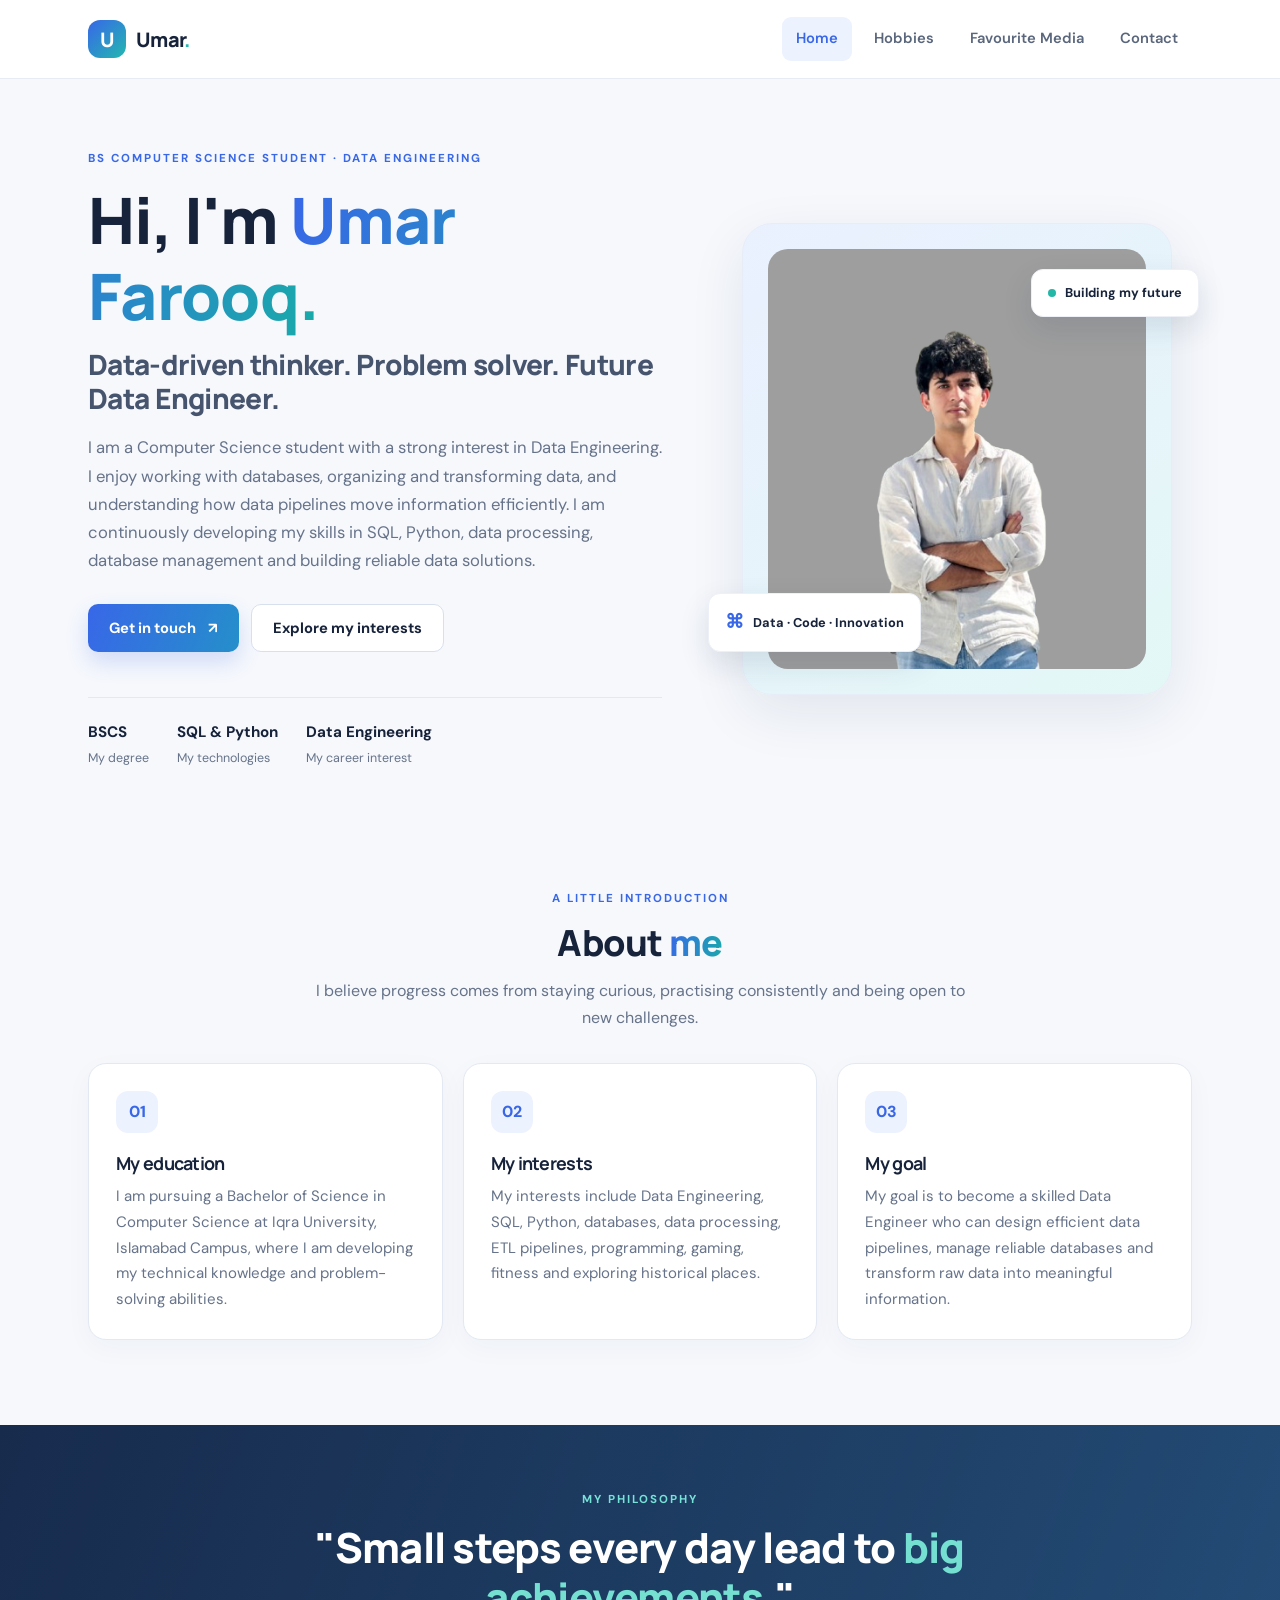
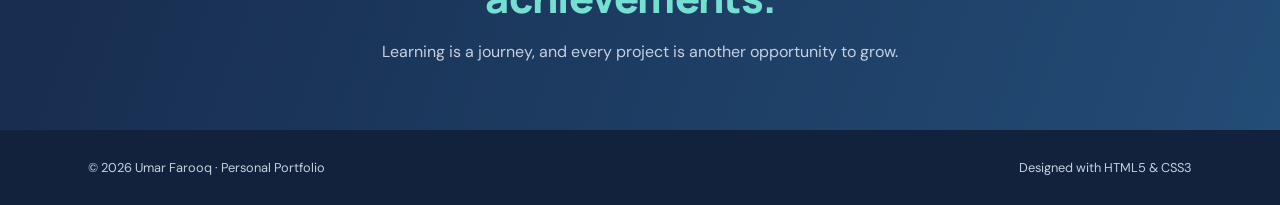
<file: index.html>
<!DOCTYPE html>
<html lang="en">
<head>
  <meta charset="UTF-8">
  <meta name="viewport" content="width=device-width, initial-scale=1.0">
  <meta name="description" content="Umar Farooq's portfolio as a Computer Science student aspiring to become a Data Engineer.">
  <meta name="author" content="Umar Farooq">
  <title>Umar Farooq | Home</title>
  <link rel="icon" type="image/svg+xml" href="images/favicon.svg">
  <link rel="stylesheet" href="css/style.css">
</head>
<body>
  <header class="site-header">
    <div class="nav-wrap">
      <a class="brand" href="index.html">
        <span class="brand-mark">U</span>
        <span>Umar<span class="brand-accent">.</span></span>
      </a>

      <nav aria-label="Main navigation">
        <ul class="nav-list">
          <li><a class="active" href="index.html">Home</a></li>
          <li><a href="hobbies.html">Hobbies</a></li>
          <li><a href="media.html">Favourite Media</a></li>
          <li><a href="contact.html">Contact</a></li>
        </ul>
      </nav>
    </div>
  </header>

  <main>
    <section class="hero section-shell">
      <div class="hero-copy">

        <p class="eyebrow">BS Computer Science Student · Data Engineering</p>

        <h1>
          Hi, I'm <span class="gradient-text">Umar Farooq.</span>
        </h1>

        <h2>Data-driven thinker. Problem solver. Future Data Engineer.</h2>

        <p class="lead">
          I am a Computer Science student with a strong interest in Data Engineering.
          I enjoy working with databases, organizing and transforming data, and
          understanding how data pipelines move information efficiently. I am
          continuously developing my skills in SQL, Python, data processing,
          database management and building reliable data solutions.
        </p>

        <div class="hero-actions">
          <a class="btn btn-primary" href="contact.html">
            Get in touch <span aria-hidden="true">↗</span>
          </a>

          <a class="btn btn-outline" href="hobbies.html">
            Explore my interests
          </a>
        </div>

        <div class="quick-facts">
          <div>
            <strong>BSCS</strong>
            <span>My degree</span>
          </div>

          <div>
            <strong>SQL &amp; Python</strong>
            <span>My technologies</span>
          </div>

          <div>
            <strong>Data Engineering</strong>
            <span>My career interest</span>
          </div>
        </div>

      </div>

      <div class="hero-visual">
        <div class="portrait-card">
          <img src="images/umar.png"
              alt="Profile picture of Umar Farooq">
               

          <div class="floating-note note-top">
            <span class="note-dot"></span>
            Building my future
          </div>

          <div class="floating-note note-bottom">
            <span>⌘</span>
            Data · Code · Innovation
          </div>
        </div>
      </div>
    </section>

    <section class="section-shell section-block">

      <div class="section-heading">
        <p class="eyebrow">A little introduction</p>

        <h2>About <span class="gradient-text">me</span></h2>

        <p>
          I believe progress comes from staying curious, practising consistently
          and being open to new challenges.
        </p>
      </div>

      <div class="about-grid">

        <article class="info-card">
          <div class="card-icon">01</div>

          <h3>My education</h3>

          <p>
            I am pursuing a Bachelor of Science in Computer Science at
            Iqra University, Islamabad Campus, where I am developing my
            technical knowledge and problem-solving abilities.
          </p>
        </article>

        <article class="info-card">
          <div class="card-icon">02</div>

          <h3>My interests</h3>

          <p>
            My interests include Data Engineering, SQL, Python, databases,
            data processing, ETL pipelines, programming, gaming, fitness
            and exploring historical places.
          </p>
        </article>

        <article class="info-card">
          <div class="card-icon">03</div>

          <h3>My goal</h3>

          <p>
            My goal is to become a skilled Data Engineer who can design
            efficient data pipelines, manage reliable databases and
            transform raw data into meaningful information.
          </p>
        </article>

      </div>
    </section>

    <section class="quote-band">
      <div class="section-shell quote-inner">

        <p class="eyebrow">My philosophy</p>

        <h2>
          "Small steps every day lead to
          <span>big achievements.</span>"
        </h2>

        <p>
          Learning is a journey, and every project is another
          opportunity to grow.
        </p>

      </div>
    </section>
  </main>

  <footer class="site-footer">
    <div class="footer-inner">
      <p>© 2026 Umar Farooq · Personal Portfolio</p>
      <p>Designed with HTML5 &amp; CSS3</p>
    </div>
  </footer>

</body>
</html>
</file>
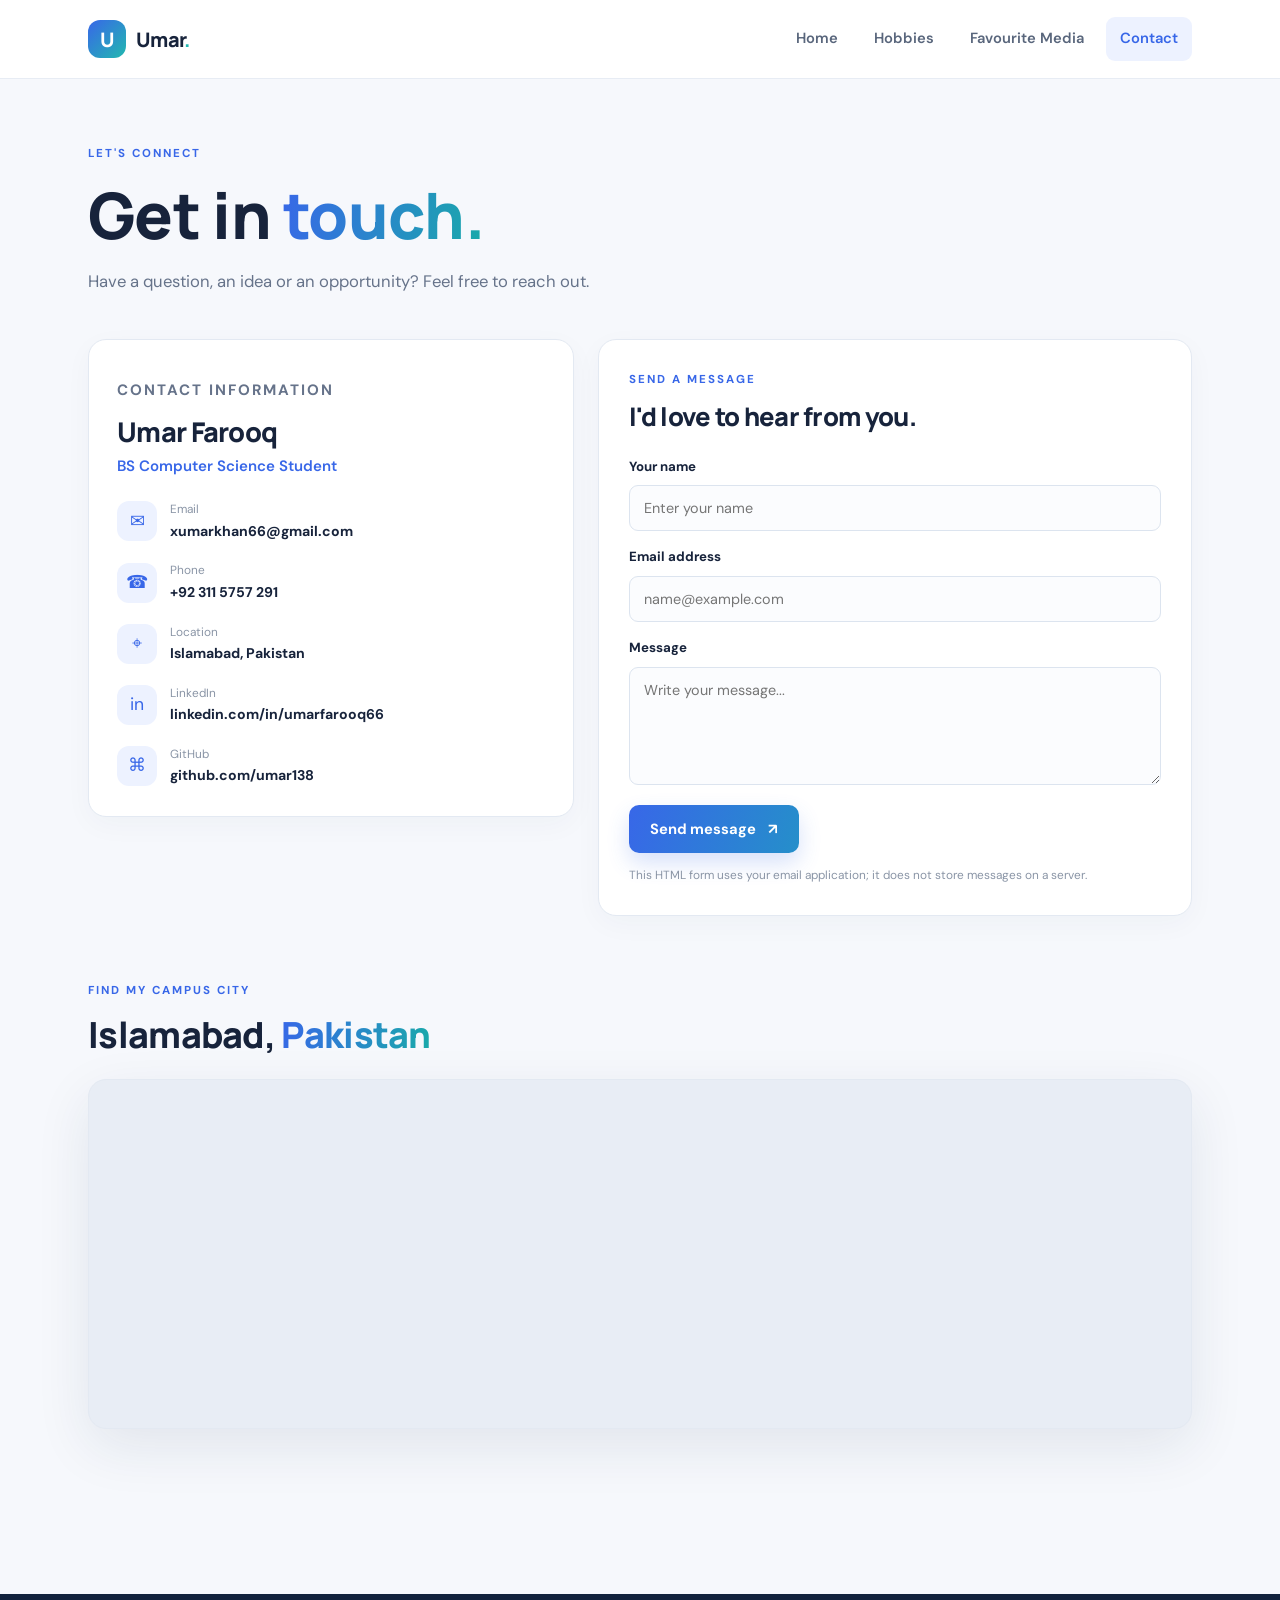
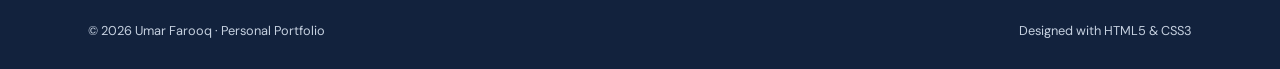
<file: contact.html>
<!DOCTYPE html>
<html lang="en">
<head>
  <meta charset="UTF-8">
  <meta name="viewport" content="width=device-width, initial-scale=1.0">
  <meta name="description" content="Contact Umar Farooq.">
  <meta name="author" content="Umar Farooq">
  <title>Umar Farooq | Contact</title>
  <link rel="icon" type="image/svg+xml" href="images/favicon.svg">
  <link rel="stylesheet" href="css/style.css">
</head>
<body>
  <header class="site-header"><div class="nav-wrap">
    <a class="brand" href="index.html"><span class="brand-mark">U</span><span>Umar<span class="brand-accent">.</span></span></a>
    <nav aria-label="Main navigation"><ul class="nav-list">
      <li><a href="index.html">Home</a></li><li><a href="hobbies.html">Hobbies</a></li><li><a href="media.html">Favourite Media</a></li><li><a class="active" href="contact.html">Contact</a></li>
    </ul></nav>
  </div></header>

  <main class="section-shell page-main">
    <section class="page-intro">
      <p class="eyebrow">Let's connect</p>
      <h1>Get in <span class="gradient-text">touch.</span></h1>
      <p class="lead">Have a question, an idea or an opportunity? Feel free to reach out.</p>
    </section>

    <section class="contact-grid">
      <div class="contact-left">
        <article class="content-panel profile-details">
          <p class="eyebrow">Contact information</p><h2>Umar Farooq</h2>
          <p class="role-line">BS Computer Science Student</p>
          <div class="detail-row"><span class="detail-icon">✉</span><div><small>Email</small><strong>xumarkhan66@gmail.com</strong></div></div>
          <div class="detail-row"><span class="detail-icon">☎</span><div><small>Phone</small><strong>+92 311 5757 291</strong></div></div>
          <div class="detail-row"><span class="detail-icon">⌖</span><div><small>Location</small><strong>Islamabad, Pakistan</strong></div></div>
          <div class="detail-row"><span class="detail-icon">in</span><div><small>LinkedIn</small><strong><a href="https://www.linkedin.com/in/umarfarooq66/" target="_blank" rel="noopener noreferrer">linkedin.com/in/umarfarooq66</a></strong></div></div>
          <div class="detail-row"><span class="detail-icon">⌘</span><div><small>GitHub</small><strong><a href="https://github.com/umar138" target="_blank" rel="noopener noreferrer">github.com/umar138</a></strong></div></div>
        </article>
      
        </article>
      </div>

      <div class="contact-right">
        <form class="contact-form" action="mailto:xumarkhan66@gmail.com" method="post" enctype="text/plain">
          <p class="eyebrow">Send a message</p><h2>I'd love to hear from you.</h2>
          <label for="name">Your name</label><input id="name" name="name" type="text" placeholder="Enter your name" required>
          <label for="email">Email address</label><input id="email" name="email" type="email" placeholder="name@example.com" required>
          <label for="message">Message</label><textarea id="message" name="message" rows="5" placeholder="Write your message..." required></textarea>
          <button class="btn btn-primary submit-btn" type="submit">Send message <span aria-hidden="true">↗</span></button>
          <p class="form-note">This HTML form uses your email application; it does not store messages on a server.</p>
        </form>
      </div>
    </section>

    <section class="section-block map-section">
      <div class="section-heading left-heading"><p class="eyebrow">Find my campus city</p><h2>Islamabad, <span class="gradient-text">Pakistan</span></h2></div>
      <div class="map-frame"><iframe title="Map of Islamabad, Pakistan" src="https://www.google.com/maps?q=Islamabad%2C%20Pakistan&output=embed" loading="lazy" referrerpolicy="no-referrer-when-downgrade" allowfullscreen></iframe></div>
    </section>
  </main>
  <footer class="site-footer"><div class="footer-inner"><p>© 2026 Umar Farooq · Personal Portfolio</p><p>Designed with HTML5 &amp; CSS3</p></div></footer>
</body>
</html>
</file>
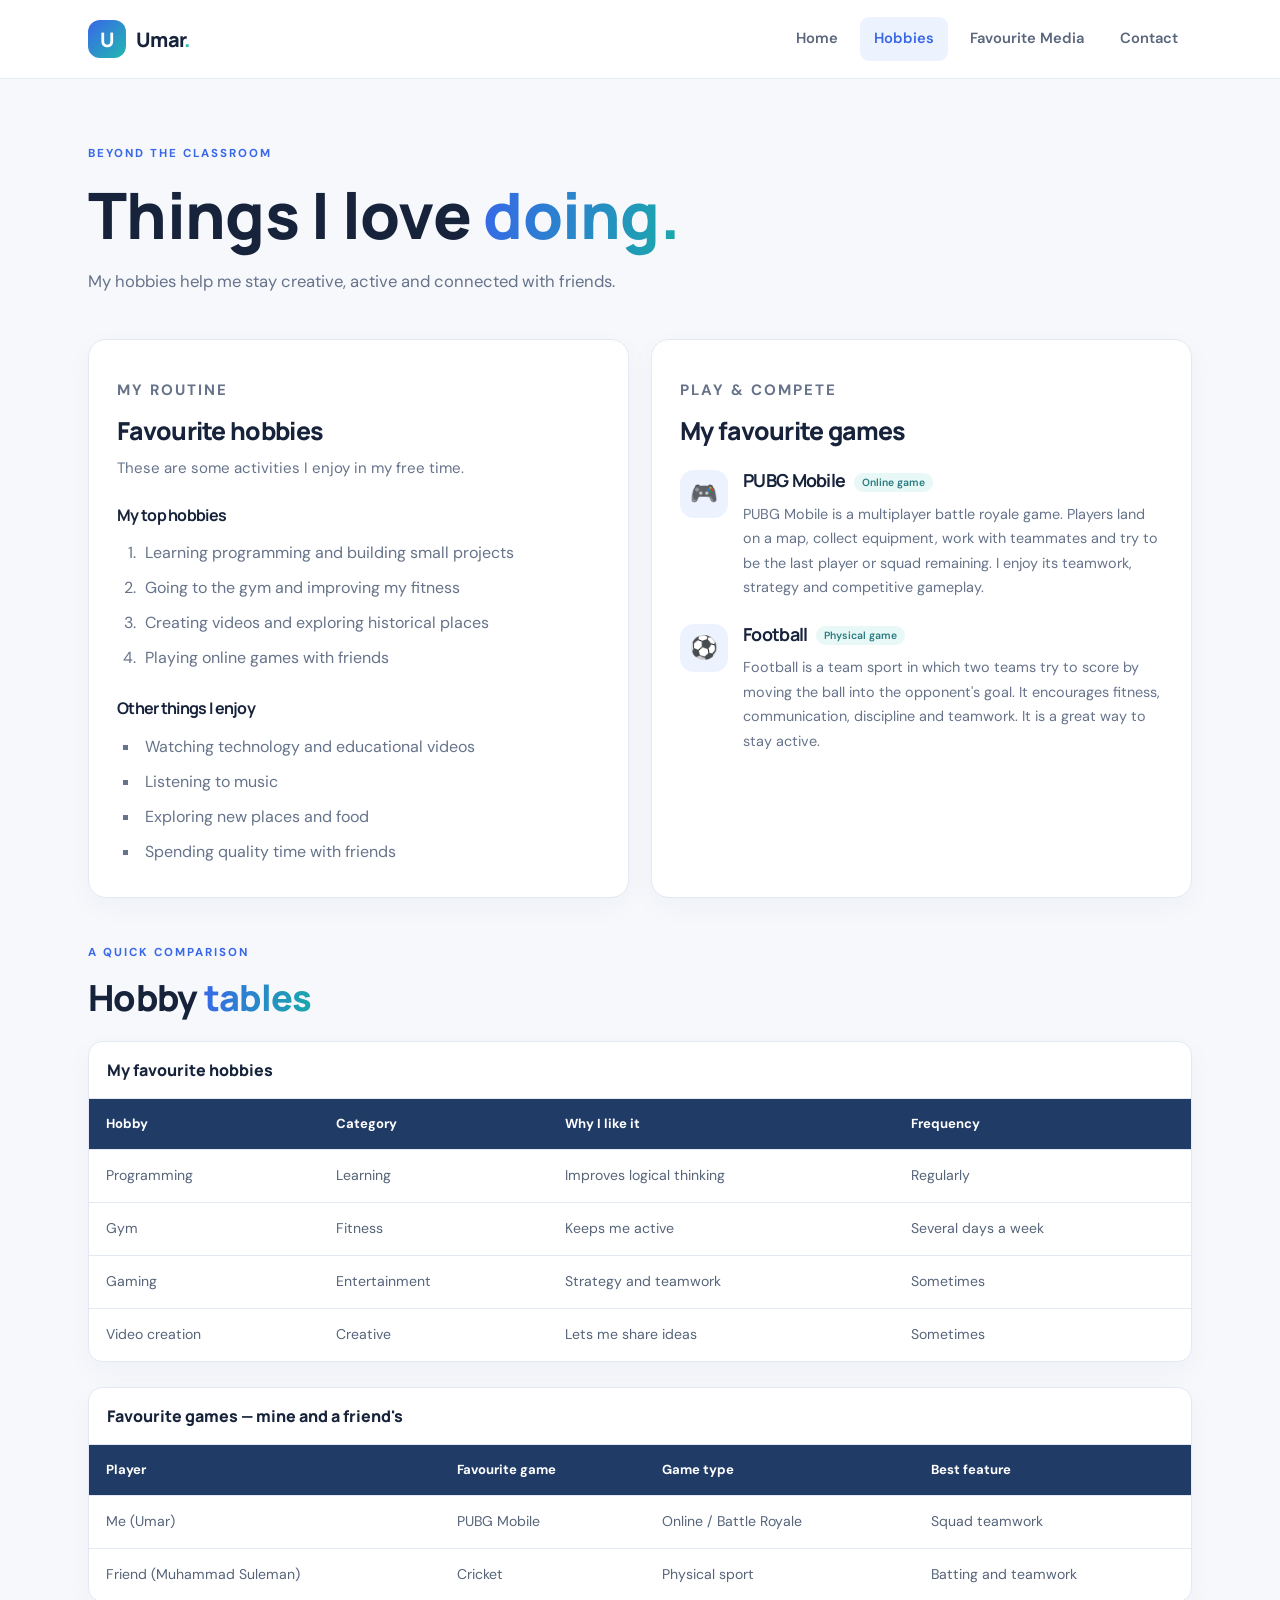
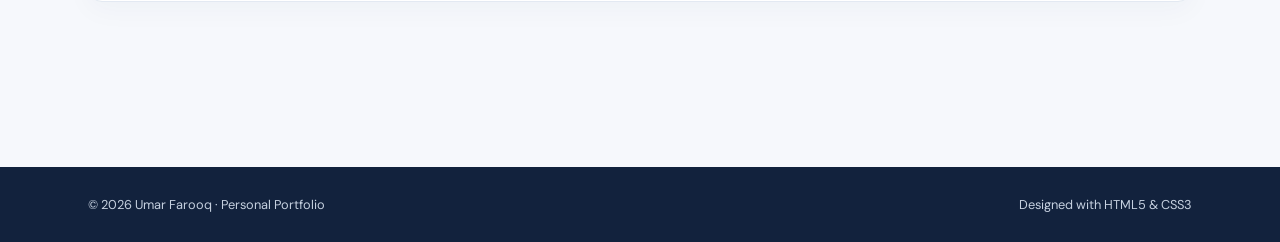
<file: hobbies.html>
<!DOCTYPE html>
<html lang="en">
<head>
  <meta charset="UTF-8">
  <meta name="viewport" content="width=device-width, initial-scale=1.0">
  <meta name="description" content="Explore Umar's hobbies and favourite games.">
  <meta name="author" content="Umar Farooq">
  <title>Umar Farooq | Hobbies</title>
  <link rel="icon" type="image/svg+xml" href="images/favicon.svg">
  <link rel="stylesheet" href="css/style.css">
</head>
<body>
  <header class="site-header"><div class="nav-wrap">
    <a class="brand" href="index.html"><span class="brand-mark">U</span><span>Umar<span class="brand-accent">.</span></span></a>
    <nav aria-label="Main navigation"><ul class="nav-list">
      <li><a href="index.html">Home</a></li><li><a class="active" href="hobbies.html">Hobbies</a></li><li><a href="media.html">Favourite Media</a></li><li><a href="contact.html">Contact</a></li>
    </ul></nav>
  </div></header>

  <main class="section-shell page-main">
    <section class="page-intro">
      <p class="eyebrow">Beyond the classroom</p>
      <h1>Things I love <span class="gradient-text">doing.</span></h1>
      <p class="lead">My hobbies help me stay creative, active and connected with friends.</p>
    </section>

    <section class="hobby-layout">
      <article class="content-panel">
        <p class="eyebrow">My routine</p><h2>Favourite hobbies</h2>
        <p>These are some activities I enjoy in my free time.</p>
        <h3 class="list-title">My top hobbies</h3>
        <ol class="styled-list">
          <li>Learning programming and building small projects</li>
          <li>Going to the gym and improving my fitness</li>
          <li>Creating videos and exploring historical places</li>
          <li>Playing online games with friends</li>
        </ol>
        <h3 class="list-title">Other things I enjoy</h3>
        <ul class="styled-list bullet-list">
          <li>Watching technology and educational videos</li>
          <li>Listening to music</li>
          <li>Exploring new places and food</li>
          <li>Spending quality time with friends</li>
        </ul>
      </article>
      <article class="content-panel game-panel">
        <p class="eyebrow">Play &amp; compete</p><h2>My favourite games</h2>
        <div class="game-entry">
          <div class="game-symbol">🎮</div><div><h3>PUBG Mobile <span class="tag">Online game</span></h3>
          <p>PUBG Mobile is a multiplayer battle royale game. Players land on a map, collect equipment, work with teammates and try to be the last player or squad remaining. I enjoy its teamwork, strategy and competitive gameplay.</p></div>
        </div>
        <div class="game-entry">
          <div class="game-symbol">⚽</div><div><h3>Football <span class="tag">Physical game</span></h3>
          <p>Football is a team sport in which two teams try to score by moving the ball into the opponent's goal. It encourages fitness, communication, discipline and teamwork. It is a great way to stay active.</p></div>
        </div>
      </article>
    </section>

    <section class="section-block">
      <div class="section-heading left-heading"><p class="eyebrow">A quick comparison</p><h2>Hobby <span class="gradient-text">tables</span></h2></div>
      <div class="table-wrap">
        <table>
          <caption>My favourite hobbies</caption>
          <thead><tr><th scope="col">Hobby</th><th scope="col">Category</th><th scope="col">Why I like it</th><th scope="col">Frequency</th></tr></thead>
          <tbody>
            <tr><td>Programming</td><td>Learning</td><td>Improves logical thinking</td><td>Regularly</td></tr>
            <tr><td>Gym</td><td>Fitness</td><td>Keeps me active</td><td>Several days a week</td></tr>
            <tr><td>Gaming</td><td>Entertainment</td><td>Strategy and teamwork</td><td>Sometimes</td></tr>
            <tr><td>Video creation</td><td>Creative</td><td>Lets me share ideas</td><td>Sometimes</td></tr>
          </tbody>
        </table>
      </div>
      <div class="table-wrap second-table">
        <table>
          <caption>Favourite games — mine and a friend's</caption>
          <thead><tr><th scope="col">Player</th><th scope="col">Favourite game</th><th scope="col">Game type</th><th scope="col">Best feature</th></tr></thead>
          <tbody>
            <tr><td>Me (Umar)</td><td>PUBG Mobile</td><td>Online / Battle Royale</td><td>Squad teamwork</td></tr>
            <tr><td>Friend (Muhammad Suleman)</td><td>Cricket</td><td>Physical sport</td><td>Batting and teamwork</td></tr>
          </tbody>
        </table>
      </div>
      
    </section>
  </main>
  <footer class="site-footer"><div class="footer-inner"><p>© 2026 Umar Farooq · Personal Portfolio</p><p>Designed with HTML5 &amp; CSS3</p></div></footer>
</body>
</html>
</file>
<file: css/style.css>
@import url('https://fonts.googleapis.com/css2?family=DM+Sans:wght@400;500;600;700&family=Manrope:wght@400;500;600;700;800&display=swap');

:root {
  --ink: #17233b;
  --muted: #66738a;
  --paper: #f6f8fc;
  --white: #ffffff;
  --navy: #172b4d;
  --blue: #3867e8;
  --cyan: #22b8b0;
  --line: #e3e9f2;
  --shadow: 0 18px 55px rgba(26, 47, 83, .09);
}
* { box-sizing: border-box; margin: 0; padding: 0; }
html { scroll-behavior: smooth; }
body { font-family: 'DM Sans', Arial, sans-serif; color: var(--ink); background: var(--paper); line-height: 1.7; }
img { display: block; max-width: 100%; }
a { color: inherit; text-decoration: none; }
.site-header { position: sticky; top: 0; z-index: 20; background: rgba(255,255,255,.94); border-bottom: 1px solid rgba(227,233,242,.85); backdrop-filter: blur(14px); }
.nav-wrap { max-width: 1160px; min-height: 78px; margin: auto; padding: 0 28px; display: flex; align-items: center; justify-content: space-between; gap: 24px; }
.brand { display: inline-flex; align-items: center; gap: 10px; font: 800 1.25rem 'Manrope', sans-serif; letter-spacing: -.7px; }
.brand-mark { display: grid; place-items: center; width: 38px; height: 38px; color: white; border-radius: 12px; background: linear-gradient(135deg, var(--blue), var(--cyan)); }
.brand-accent { color: var(--cyan); }
.nav-list { display: flex; align-items: center; gap: 8px; list-style: none; }
.nav-list a { display: block; padding: 9px 14px; border-radius: 9px; color: #59667c; font-size: .92rem; font-weight: 600; transition: .2s ease; }
.nav-list a:hover, .nav-list a.active { color: var(--blue); background: #edf2ff; }
.section-shell { max-width: 1160px; margin: 0 auto; padding-left: 28px; padding-right: 28px; }
.hero { min-height: 590px; display: grid; grid-template-columns: 1.1fr .9fr; align-items: center; gap: 60px; padding-top: 70px; padding-bottom: 75px; }
.eyebrow { color: var(--blue); text-transform: uppercase; letter-spacing: 2px; font-size: .72rem; font-weight: 700; margin-bottom: 13px; }
h1, h2, h3 { font-family: 'Manrope', sans-serif; line-height: 1.2; letter-spacing: -.7px; }
h1 { font-size: clamp(2.5rem, 5vw, 4.45rem); font-weight: 800; }
h2 { font-size: clamp(1.65rem, 3vw, 2.25rem); font-weight: 800; }
h3 { font-size: 1.12rem; }
.gradient-text { color: var(--blue); background: linear-gradient(100deg, #3867e8, #19aaa9); -webkit-background-clip: text; background-clip: text; -webkit-text-fill-color: transparent; }
.hero-copy h2 { max-width: 570px; margin-top: 13px; font-size: clamp(1.25rem, 2.3vw, 1.75rem); color: #46546d; }
.lead { max-width: 610px; margin-top: 18px; color: var(--muted); font-size: 1.04rem; }
.hero-actions { display: flex; flex-wrap: wrap; gap: 12px; margin-top: 29px; }
.btn { display: inline-flex; align-items: center; justify-content: center; gap: 12px; min-height: 48px; padding: 0 21px; border: 0; border-radius: 10px; font: 700 .92rem 'DM Sans', sans-serif; cursor: pointer; transition: transform .2s, box-shadow .2s; }
.btn:hover { transform: translateY(-2px); }
.btn-primary { color: white; background: linear-gradient(110deg, var(--blue), #258fca); box-shadow: 0 10px 22px rgba(56,103,232,.2); }
.btn-outline { color: var(--ink); border: 1px solid #d8e0ed; background: white; }
.quick-facts { display: flex; flex-wrap: wrap; gap: 28px; margin-top: 45px; padding-top: 22px; border-top: 1px solid var(--line); }
.quick-facts div { display: grid; gap: 2px; }
.quick-facts strong { font-size: .95rem; }
.quick-facts span { color: var(--muted); font-size: .78rem; }
.hero-visual { position: relative; display: flex; justify-content: center; }
.portrait-card { position: relative; width: min(100%, 430px); padding: 25px; border: 1px solid #e7edf7; border-radius: 30px; background: linear-gradient(145deg, #eaf0ff, #e3f8f6); box-shadow: var(--shadow); }
.portrait-card img { width: 100%; border-radius: 20px; }
.floating-note { position: absolute; display: flex; align-items: center; gap: 9px; padding: 12px 16px; border: 1px solid #edf0f6; border-radius: 12px; background: white; box-shadow: 0 12px 30px rgba(26,47,83,.12); font-size: .8rem; font-weight: 700; }
.note-top { top: 45px; right: -28px; }
.note-bottom { bottom: 42px; left: -35px; }
.note-bottom span { color: var(--blue); font-size: 1.2rem; }
.note-dot { width: 8px; height: 8px; border-radius: 50%; background: #23b7a8; }
.section-block { padding-top: 45px; padding-bottom: 85px; }
.section-heading { max-width: 650px; margin: 0 auto 32px; text-align: center; }
.section-heading > p:last-child { margin-top: 12px; color: var(--muted); }
.about-grid { display: grid; grid-template-columns: repeat(3, 1fr); gap: 20px; }
.info-card, .content-panel, .social-card, .video-card, .contact-form { border: 1px solid var(--line); border-radius: 18px; background: white; box-shadow: 0 8px 28px rgba(26,47,83,.035); }
.info-card { padding: 27px; }
.card-icon { display: grid; place-items: center; width: 42px; height: 42px; margin-bottom: 20px; border-radius: 12px; color: var(--blue); background: #edf2ff; font-weight: 800; }
.info-card p, .content-panel p { margin-top: 10px; color: var(--muted); font-size: .94rem; }
.quote-band { padding: 65px 20px; color: white; text-align: center; background: linear-gradient(110deg, #172b4d, #234c76); }
.quote-inner { max-width: 850px; }
.quote-inner .eyebrow { color: #77e2d7; }
.quote-inner h2 { font-size: clamp(1.7rem, 3.4vw, 2.6rem); }
.quote-inner h2 span { color: #75e0d2; }
.quote-inner > p:last-child { margin-top: 15px; color: #c4d1e3; }
.site-footer { color: #c6d1e0; background: #12223d; }
.footer-inner { max-width: 1160px; min-height: 75px; margin: auto; padding: 18px 28px; display: flex; align-items: center; justify-content: space-between; gap: 15px; font-size: .8rem; }
.page-main { padding-top: 65px; padding-bottom: 80px; }
.page-intro { max-width: 760px; margin-bottom: 43px; }
.page-intro .lead { margin-top: 14px; }
.hobby-layout { display: grid; grid-template-columns: 1fr 1fr; gap: 22px; }
.content-panel { padding: 28px; }
.content-panel h2 { font-size: 1.55rem; }
.list-title { margin-top: 24px; font-size: 1rem; }
.styled-list { padding-left: 23px; margin-top: 10px; color: var(--muted); }
.styled-list li { padding: 4px 0 4px 5px; }
.bullet-list { list-style-type: square; }
.game-entry { display: flex; align-items: flex-start; gap: 15px; margin-top: 24px; }
.game-symbol { display: grid; place-items: center; flex: 0 0 48px; height: 48px; border-radius: 14px; background: #edf2ff; font-size: 1.4rem; }
.game-entry p { font-size: .9rem; }
.tag { display: inline-block; margin-left: 5px; padding: 3px 8px; border-radius: 20px; color: #287b80; background: #e8f8f6; font: 600 .65rem 'DM Sans', sans-serif; letter-spacing: 0; vertical-align: middle; }
.left-heading { text-align: left; margin: 0 0 22px; }
.table-wrap { overflow-x: auto; margin-top: 20px; border: 1px solid var(--line); border-radius: 14px; background: white; box-shadow: 0 8px 28px rgba(26,47,83,.035); }
table { width: 100%; border-collapse: collapse; text-align: left; }
caption { padding: 17px 18px; color: var(--ink); text-align: left; font: 800 1rem 'Manrope', sans-serif; }
th, td { padding: 14px 17px; border-top: 1px solid var(--line); }
th { color: #fff; background: #203b65; font-size: .82rem; }
td { color: #56647a; font-size: .88rem; }
tbody tr { transition: background .2s ease; }
tbody tr:hover { background: #edf5ff; }
.second-table { margin-top: 25px; }
.small-note { margin-top: 13px; color: #8792a4; font-size: .78rem; }
.media-grid { display: grid; grid-template-columns: .88fr 1.12fr; align-items: start; gap: 28px; }
.social-card { padding: 18px; margin-bottom: 17px; }
.social-top { display: flex; align-items: center; gap: 11px; }
.social-top > div { display: grid; }
.social-top strong { font-size: .87rem; }
.social-top small { color: #8994a5; font-size: .72rem; }
.social-avatar, .friend-avatar { display: grid; place-items: center; width: 38px; height: 38px; border-radius: 50%; color: white; background: linear-gradient(135deg, var(--blue), var(--cyan)); font-weight: 800; }
.avatar-blue { background: #243d66; }
.avatar-orange { background: #e29b56; }
.social-card p { margin-top: 15px; color: #58667b; font-size: .9rem; }
.social-meta { margin-top: 13px; color: var(--blue); font-size: .75rem; font-weight: 600; }
.post-image { width: 100%; height: 175px; margin-top: 14px; border-radius: 11px; object-fit: cover; }
.local-image { padding: 13px; border: 1px dashed #cbd7e8; border-radius: 15px; background: white; }
.local-image img { width: 100%; max-height: 210px; object-fit: cover; border-radius: 9px; }
.local-image figcaption { padding-top: 8px; color: #7b8799; font-size: .74rem; }
.video-card { padding: 13px; margin-bottom: 17px; }
.video-frame { position: relative; overflow: hidden; width: 100%; aspect-ratio: 16 / 9; border-radius: 11px; background: #172b4d; }
.video-frame iframe { position: absolute; inset: 0; width: 100%; height: 100%; border: 0; }
.video-card h3 { margin: 13px 5px 0; font-size: 1rem; }
.video-card p { margin: 5px 5px 4px; color: var(--muted); font-size: .82rem; }
.contact-grid { display: grid; grid-template-columns: .9fr 1.1fr; gap: 24px; align-items: start; }
.contact-left { display: grid; gap: 20px; }
.profile-details h2 { font-size: 1.7rem; }
.role-line { margin: 5px 0 20px !important; color: var(--blue) !important; font-weight: 600; }
.detail-row, .friend-row { display: flex; align-items: center; gap: 13px; margin-top: 17px; }
.detail-icon { display: grid; place-items: center; width: 40px; height: 40px; border-radius: 12px; color: var(--blue); background: #edf2ff; font-size: 1.1rem; }
.detail-row div, .friend-row div { display: grid; }
.detail-row small, .friend-row small { color: #8a95a6; font-size: .74rem; }
.detail-row strong, .friend-row strong { font-size: .88rem; overflow-wrap: anywhere; }
.friend-row { padding: 10px 0; border-top: 1px solid var(--line); }
.friend-avatar { width: 38px; height: 38px; flex: 0 0 38px; font-size: .75rem; }
.contact-form { padding: 30px; }
.contact-form h2 { margin-bottom: 23px; font-size: 1.6rem; }
.contact-form label { display: block; margin: 15px 0 7px; font-size: .83rem; font-weight: 700; }
.contact-form input, .contact-form textarea { display: block; width: 100%; padding: 13px 14px; border: 1px solid #dce4ef; border-radius: 9px; outline: none; color: var(--ink); background: #fbfcfe; font: .9rem 'DM Sans', sans-serif; transition: border .2s, box-shadow .2s; }
.contact-form input:focus, .contact-form textarea:focus { border-color: var(--blue); box-shadow: 0 0 0 3px rgba(56,103,232,.1); }
.contact-form textarea { resize: vertical; }
.submit-btn { margin-top: 20px; }
.form-note { margin-top: 12px; color: #8a95a6; font-size: .74rem; }
.map-section { padding-top: 65px; }
.map-frame { overflow: hidden; height: 350px; border: 1px solid var(--line); border-radius: 18px; background: #e8edf5; box-shadow: var(--shadow); }
.map-frame iframe { width: 100%; height: 100%; border: 0; }

@media (max-width: 800px) {
  .nav-wrap { min-height: auto; padding-top: 15px; padding-bottom: 14px; flex-direction: column; gap: 10px; }
  .nav-list { flex-wrap: wrap; justify-content: center; gap: 3px; }
  .nav-list a { padding: 7px 10px; font-size: .82rem; }
  .hero { grid-template-columns: 1fr; gap: 45px; padding-top: 55px; }
  .hero-copy { text-align: center; }
  .hero-copy .lead { margin-left: auto; margin-right: auto; }
  .hero-actions, .quick-facts { justify-content: center; }
  .hero-visual { max-width: 480px; width: 100%; margin: auto; }
  .about-grid { grid-template-columns: 1fr 1fr; }
  .media-grid { grid-template-columns: 1fr; }
}
@media (max-width: 600px) {
  .section-shell { padding-left: 19px; padding-right: 19px; }
  .footer-inner { padding-left: 19px; padding-right: 19px; flex-direction: column; justify-content: center; text-align: center; }
  .page-main { padding-top: 45px; }
  .hero { min-height: auto; padding-top: 48px; padding-bottom: 55px; }
  .quick-facts { gap: 16px 24px; }
  .about-grid, .hobby-layout, .contact-grid { grid-template-columns: 1fr; }
  .section-block { padding-bottom: 60px; }
  .content-panel, .contact-form { padding: 22px; }
  .note-top { right: -8px; }
  .note-bottom { left: -8px; }
  .map-frame { height: 280px; }
  th, td { padding: 11px 12px; }
}
@media (max-width: 375px) {
  .nav-wrap { padding-left: 12px; padding-right: 12px; }
  .nav-list { gap: 1px; }
  .nav-list a { padding: 6px 7px; font-size: .76rem; }
  .hero-actions { flex-direction: column; }
  .hero-actions .btn { width: 100%; }
  .quick-facts { gap: 13px; }
  .quick-facts div { min-width: 40%; }
  .floating-note { padding: 9px 11px; font-size: .7rem; }
  .contact-form { padding: 19px; }
}
.portrait-card img {
    width: 100%;
    height: 420px;
    object-fit: cover;
    object-position: center;
    border-radius: 20px;
}
</file>
